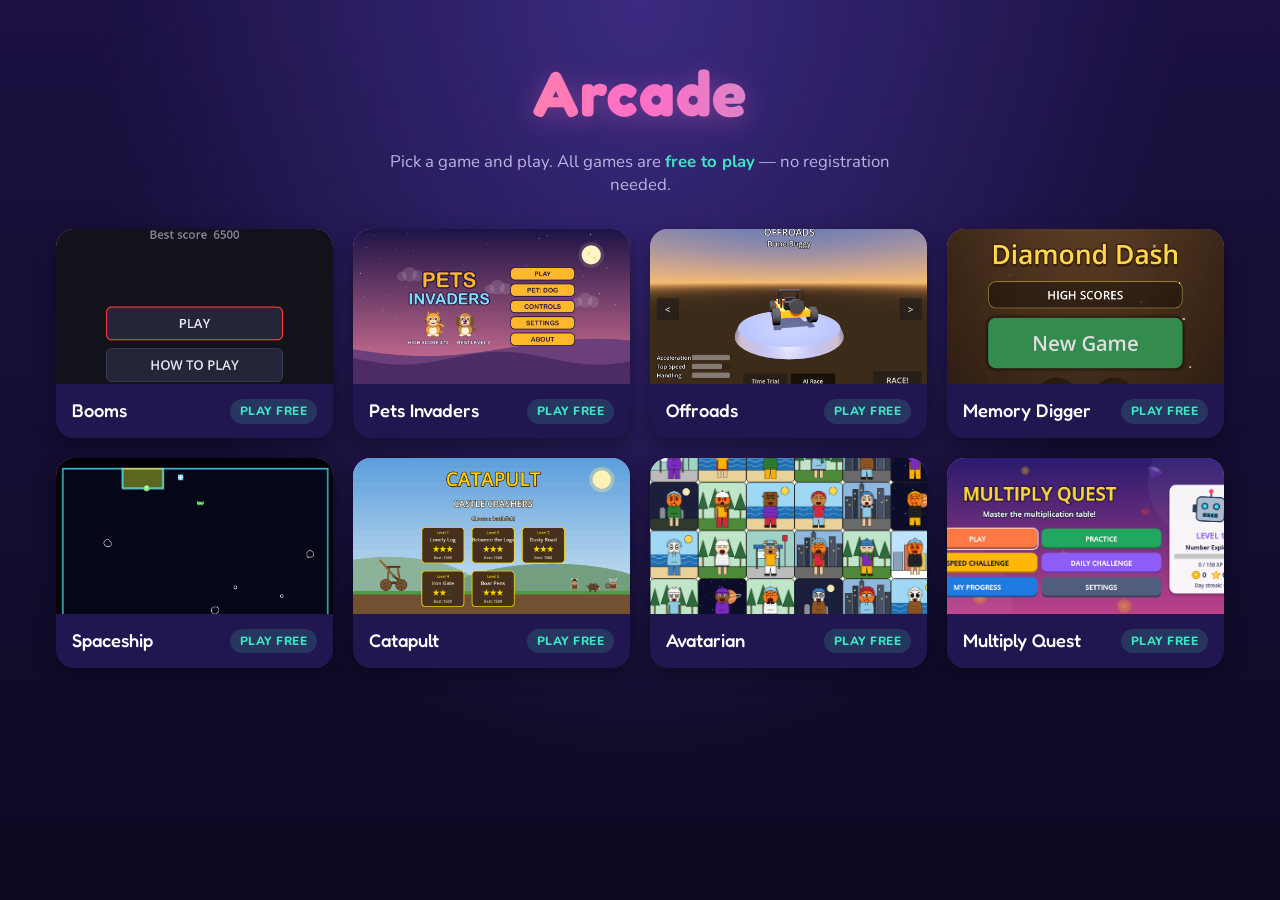
<file: index.html>
<!doctype html>
<html lang="en">
<head>
  <meta charset="utf-8">
  <meta name="viewport" content="width=device-width, initial-scale=1">
  <title>Arcade</title>
  <link rel="preconnect" href="https://fonts.googleapis.com">
  <link rel="preconnect" href="https://fonts.gstatic.com" crossorigin>
  <link href="https://fonts.googleapis.com/css2?family=Fredoka:wght@500;700&family=Nunito:wght@400;600;800&display=swap" rel="stylesheet">
  <link rel="stylesheet" href="style.css">
</head>
<body>
  <header class="hero">
    <h1>Arcade</h1>
    <p class="tagline">Pick a game and play. All games are <strong>free to play</strong> &mdash; no registration needed.</p>
  </header>

  <main>
    <p id="status" class="status" hidden></p>
    <ul id="grid" class="grid"></ul>
  </main>

  <script>
    const grid = document.getElementById('grid');
    const status = document.getElementById('status');

    function showStatus(text) {
      status.textContent = text;
      status.hidden = false;
    }

    function makeCard(game) {
      const li = document.createElement('li');
      const a = document.createElement('a');
      a.className = 'card';
      a.href = game.url;
      a.target = '_blank';
      a.rel = 'noopener';

      const thumb = document.createElement('div');
      thumb.className = 'thumb';

      // Fallback art when there is no thumbnail: first letter of the title.
      const fallback = document.createElement('span');
      fallback.className = 'fallback';
      fallback.textContent = game.title.charAt(0);
      thumb.append(fallback);

      const img = document.createElement('img');
      img.alt = '';
      img.loading = 'lazy';
      img.src = `games/${encodeURIComponent(game.slug)}/thumbnail.png`;
      // Missing thumbnail: drop the <img> so the fallback art shows through.
      img.onerror = () => img.remove();
      thumb.append(img);

      const play = document.createElement('span');
      play.className = 'play';
      play.setAttribute('aria-hidden', 'true');
      play.textContent = '▶';
      thumb.append(play);

      const info = document.createElement('div');
      info.className = 'info';

      const title = document.createElement('span');
      title.className = 'title';
      title.textContent = game.title;

      const tag = document.createElement('span');
      tag.className = 'tag';
      tag.textContent = 'Play free';

      info.append(title, tag);
      a.append(thumb, info);
      li.append(a);
      return li;
    }

    fetch('games.json')
      .then(res => {
        if (!res.ok) throw new Error(res.status);
        return res.json();
      })
      .then(games => {
        if (!games.length) {
          showStatus('No games yet. Check back soon!');
          return;
        }
        grid.append(...games.map(makeCard));
      })
      .catch(() => showStatus('Could not load the game list.'));
  </script>
</body>
</html>
</file>
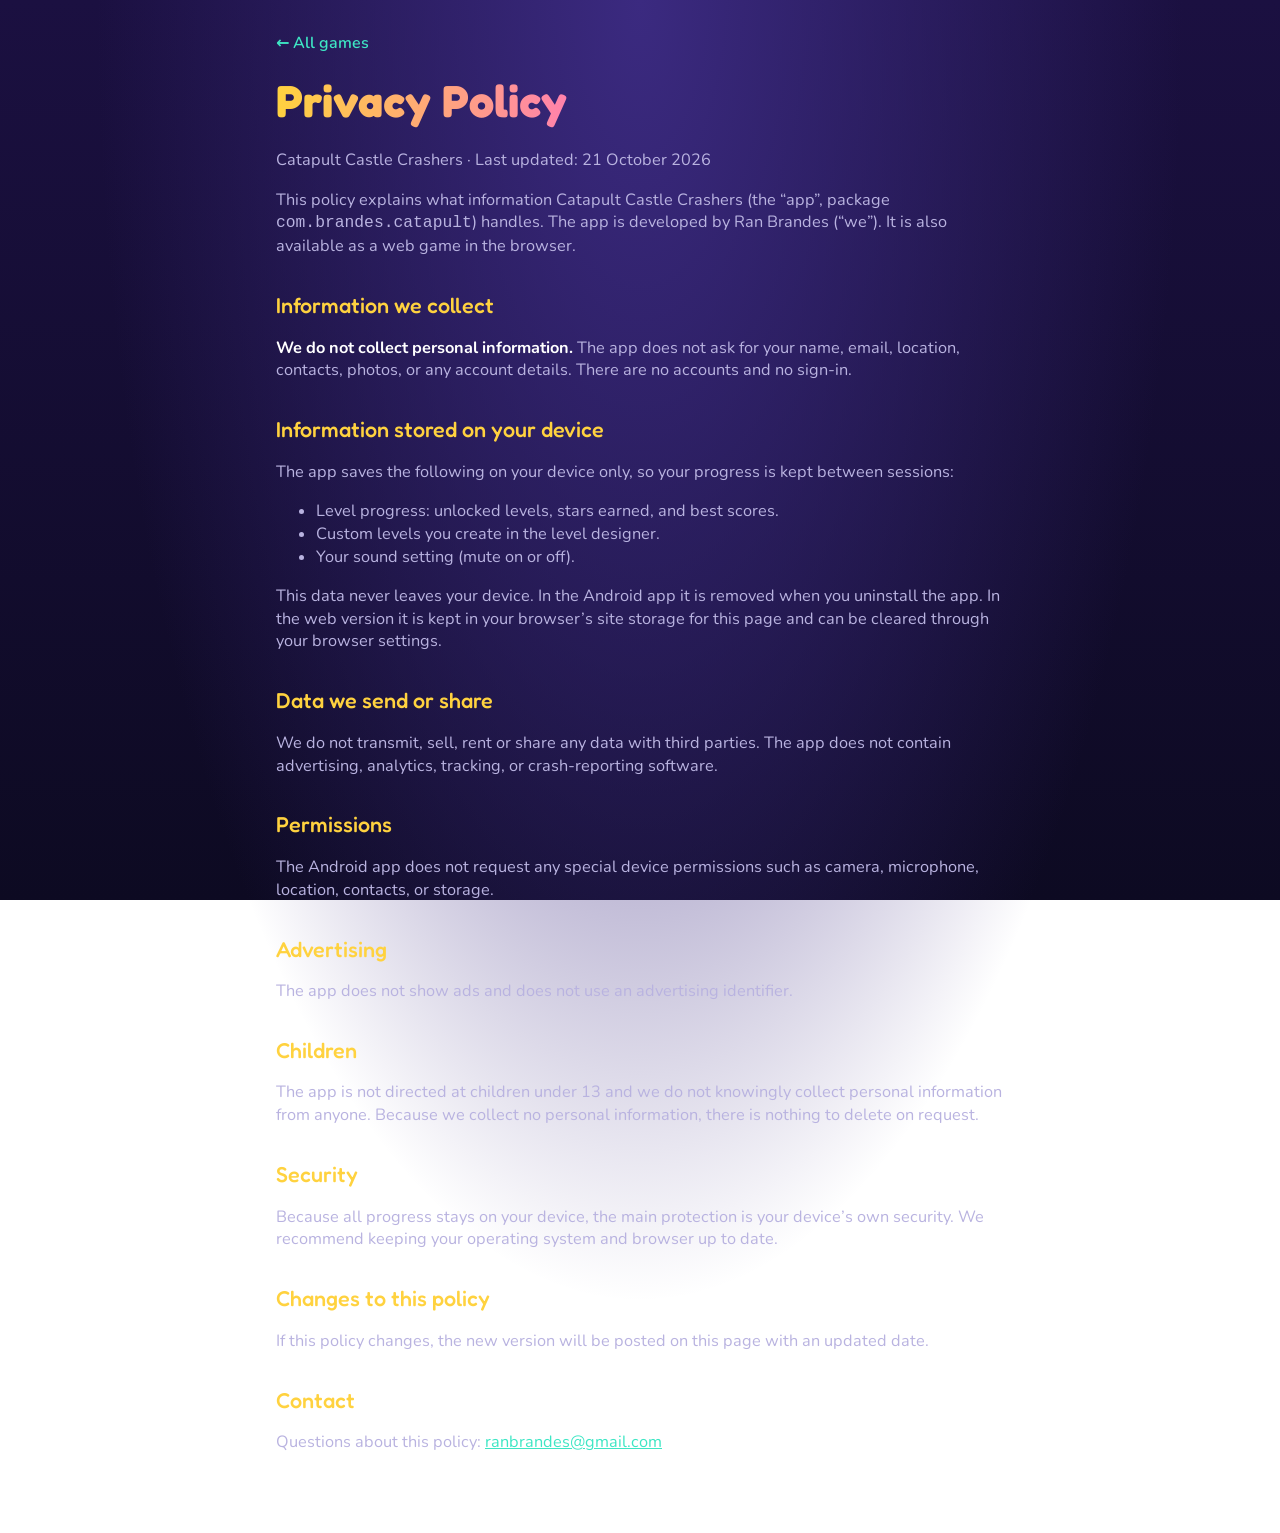
<file: privacy/catapult/index.html>
<!doctype html>
<html lang="en">
<head>
  <meta charset="utf-8">
  <meta name="viewport" content="width=device-width, initial-scale=1">
  <title>Privacy Policy: Catapult Castle Crashers</title>
  <meta name="description" content="Privacy policy for Catapult Castle Crashers, a physics catapult game by Ran Brandes.">
  <link rel="preconnect" href="https://fonts.googleapis.com">
  <link rel="preconnect" href="https://fonts.gstatic.com" crossorigin>
  <link href="https://fonts.googleapis.com/css2?family=Fredoka:wght@500;700&family=Nunito:wght@400;600;800&display=swap" rel="stylesheet">
  <link rel="stylesheet" href="../../style.css">
  <style>
    .policy {
      max-width: 760px;
      margin: 0 auto;
      padding: 32px 16px 64px;
      color: var(--text);
    }
    .policy h1 {
      font-family: "Fredoka", "Nunito", sans-serif;
      font-weight: 700;
      font-size: clamp(2rem, 6vw, 2.8rem);
      margin: 0 0 8px;
      background: linear-gradient(90deg, var(--accent-2), var(--accent-1), var(--accent-3));
      -webkit-background-clip: text;
      background-clip: text;
      color: transparent;
    }
    .policy h2 {
      font-family: "Fredoka", "Nunito", sans-serif;
      font-weight: 500;
      font-size: 1.35rem;
      color: var(--accent-2);
      margin: 32px 0 8px;
    }
    .policy p, .policy li {
      color: var(--muted);
      font-size: 1.02rem;
    }
    .policy strong {
      color: var(--text);
    }
    .policy a {
      color: var(--accent-3);
    }
    .meta {
      color: var(--muted);
      font-size: 0.95rem;
    }
    .back {
      display: inline-block;
      margin-bottom: 16px;
      color: var(--accent-3);
      text-decoration: none;
      font-weight: 600;
    }
  </style>
</head>
<body>
  <main class="policy">
    <a class="back" href="../../">&larr; All games</a>

    <h1>Privacy Policy</h1>
    <p class="meta">Catapult Castle Crashers &middot; Last updated: 21 October 2026</p>

    <p>
      This policy explains what information Catapult Castle Crashers (the &ldquo;app&rdquo;, package
      <code>com.brandes.catapult</code>) handles. The app is developed by Ran Brandes (&ldquo;we&rdquo;).
      It is also available as a web game in the browser.
    </p>

    <h2>Information we collect</h2>
    <p><strong>We do not collect personal information.</strong> The app does not ask for your name, email,
      location, contacts, photos, or any account details. There are no accounts and no sign-in.</p>

    <h2>Information stored on your device</h2>
    <p>The app saves the following on your device only, so your progress is kept between sessions:</p>
    <ul>
      <li>Level progress: unlocked levels, stars earned, and best scores.</li>
      <li>Custom levels you create in the level designer.</li>
      <li>Your sound setting (mute on or off).</li>
    </ul>
    <p>This data never leaves your device. In the Android app it is removed when you uninstall the app.
      In the web version it is kept in your browser&rsquo;s site storage for this page and can be cleared
      through your browser settings.</p>

    <h2>Data we send or share</h2>
    <p>We do not transmit, sell, rent or share any data with third parties. The app does not contain
      advertising, analytics, tracking, or crash-reporting software.</p>

    <h2>Permissions</h2>
    <p>The Android app does not request any special device permissions such as camera, microphone,
      location, contacts, or storage.</p>

    <h2>Advertising</h2>
    <p>The app does not show ads and does not use an advertising identifier.</p>

    <h2>Children</h2>
    <p>The app is not directed at children under 13 and we do not knowingly collect personal information
      from anyone. Because we collect no personal information, there is nothing to delete on request.</p>

    <h2>Security</h2>
    <p>Because all progress stays on your device, the main protection is your device&rsquo;s own security.
      We recommend keeping your operating system and browser up to date.</p>

    <h2>Changes to this policy</h2>
    <p>If this policy changes, the new version will be posted on this page with an updated date.</p>

    <h2>Contact</h2>
    <p>Questions about this policy: <a href="mailto:ranbrandes@gmail.com">ranbrandes@gmail.com</a></p>
  </main>
</body>
</html>
</file>
<file: style.css>
:root {
  --bg-1: #1b1041;
  --bg-2: #0d0a22;
  --surface: #221650;
  --text: #ffffff;
  --muted: #b9b3e0;
  --accent-1: #ff6ec7;
  --accent-2: #ffd23f;
  --accent-3: #3ee6c4;
  --radius: 18px;
}

* {
  box-sizing: border-box;
}

body {
  margin: 0;
  min-height: 100vh;
  background:
    radial-gradient(ellipse at top, #3b2a80 0%, transparent 60%),
    linear-gradient(180deg, var(--bg-1), var(--bg-2)) fixed;
  color: var(--text);
  font-family: "Nunito", system-ui, -apple-system, "Segoe UI", Roboto, sans-serif;
  line-height: 1.4;
}

/* Hero */

.hero {
  text-align: center;
  padding: 48px 16px 24px;
}

.hero h1 {
  margin: 0;
  font-family: "Fredoka", "Nunito", sans-serif;
  font-weight: 700;
  font-size: clamp(2.5rem, 8vw, 4rem);
  letter-spacing: 1px;
  background: linear-gradient(90deg, var(--accent-2), var(--accent-1), var(--accent-3));
  -webkit-background-clip: text;
  background-clip: text;
  color: transparent;
  filter: drop-shadow(0 4px 12px rgba(255, 110, 199, 0.3));
}

.tagline {
  margin: 12px auto 0;
  max-width: 560px;
  color: var(--muted);
  font-size: 1.05rem;
}

.tagline strong {
  color: var(--accent-3);
}

/* Layout */

main {
  max-width: 1200px;
  margin: 0 auto;
  padding: 8px 16px 48px;
}

.status {
  color: var(--muted);
  margin: 40px 0;
  text-align: center;
  font-size: 1.1rem;
}

.grid {
  list-style: none;
  margin: 0;
  padding: 0;
  display: grid;
  grid-template-columns: repeat(auto-fill, minmax(230px, 1fr));
  gap: 20px;
}

/* Card */

.card {
  position: relative;
  display: flex;
  flex-direction: column;
  height: 100%;
  background: var(--surface);
  border-radius: var(--radius);
  overflow: hidden;
  color: inherit;
  text-decoration: none;
  box-shadow: 0 6px 18px rgba(0, 0, 0, 0.35);
  transition: transform 0.2s ease, box-shadow 0.2s ease;
}

.card:hover,
.card:focus-visible {
  transform: translateY(-6px) scale(1.02);
  box-shadow: 0 16px 32px rgba(255, 110, 199, 0.35);
  outline: none;
}

.thumb {
  position: relative;
  aspect-ratio: 16 / 9;
  background: linear-gradient(135deg, var(--accent-1), #7a5cff 55%, var(--accent-3));
  overflow: hidden;
}

.thumb img {
  position: absolute;
  inset: 0;
  width: 100%;
  height: 100%;
  object-fit: cover;
  transition: transform 0.3s ease;
}

.card:hover .thumb img {
  transform: scale(1.06);
}

.fallback {
  position: absolute;
  inset: 0;
  display: grid;
  place-items: center;
  font-family: "Fredoka", sans-serif;
  font-size: 4rem;
  font-weight: 700;
  color: rgba(255, 255, 255, 0.85);
}

/* Play button overlay */

.play {
  position: absolute;
  top: 50%;
  left: 50%;
  width: 56px;
  height: 56px;
  display: grid;
  place-items: center;
  padding-left: 4px;
  border-radius: 50%;
  background: var(--accent-2);
  color: #1b1041;
  font-size: 1.3rem;
  transform: translate(-50%, -50%) scale(0.6);
  opacity: 0;
  transition: opacity 0.2s ease, transform 0.2s ease;
  box-shadow: 0 6px 16px rgba(0, 0, 0, 0.4);
}

.card:hover .play,
.card:focus-visible .play {
  opacity: 1;
  transform: translate(-50%, -50%) scale(1);
}

/* Info */

.info {
  display: flex;
  align-items: center;
  justify-content: space-between;
  gap: 10px;
  padding: 14px 16px;
}

.title {
  font-family: "Fredoka", sans-serif;
  font-weight: 500;
  font-size: 1.15rem;
  overflow-wrap: anywhere;
}

.tag {
  flex-shrink: 0;
  padding: 4px 10px;
  border-radius: 999px;
  background: rgba(62, 230, 196, 0.15);
  color: var(--accent-3);
  font-size: 0.75rem;
  font-weight: 800;
  text-transform: uppercase;
  letter-spacing: 0.5px;
}

/* Respect reduced motion */

@media (prefers-reduced-motion: reduce) {
  .card,
  .card .thumb img,
  .play {
    transition: none;
  }
}
</file>
